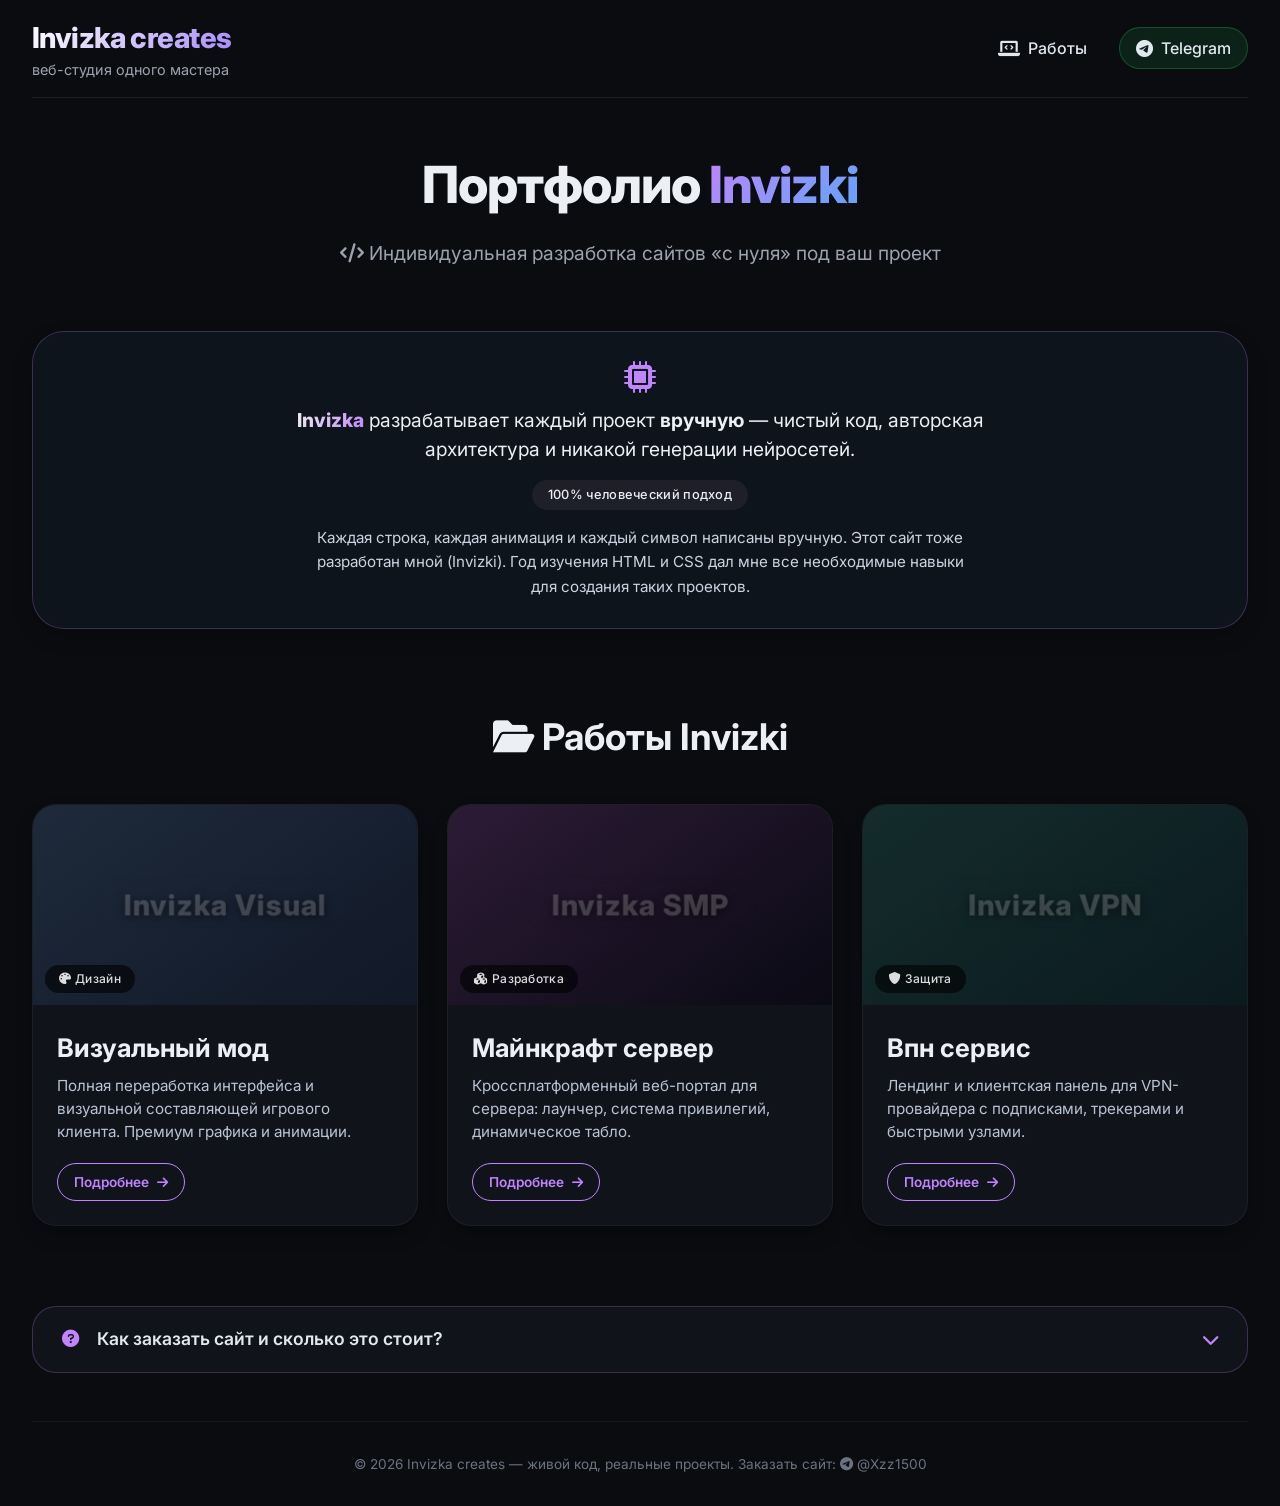
<file: index.html>
<!DOCTYPE html>
<html lang="ru">
<head>
    <meta charset="UTF-8">
    <meta name="viewport" content="width=device-width, initial-scale=1.0, user-scalable=yes">
    <title>Invizka Creates</title>
    <link href="https://fonts.googleapis.com/css2?family=Inter:wght@400;500;600;700;800&display=swap" rel="stylesheet">
    <link rel="stylesheet" href="https://cdnjs.cloudflare.com/ajax/libs/font-awesome/6.0.0-beta3/css/all.min.css">
    <link rel="stylesheet" href="css/common.css">
</head>
<body>

<div class="container">
    <div class="navbar">
        <div class="logo">
            <h1>Invizka creates</h1>
            <span>веб-студия одного мастера</span>
        </div>
        <div class="nav-links">
            <a href="#portfolio-works" class="works-nav-link"><i class="fas fa-laptop-code"></i> Работы</a>
            <a href="https://t.me/Xzz1500" target="_blank" class="telegram-link" rel="noopener noreferrer">
                <i class="fab fa-telegram-plane"></i> Telegram
            </a>
        </div>
    </div>

    <div class="hero">
        <h2>Портфолио <span class="gradient-text">Invizki</span></h2>
        <div class="hero-tagline">
            <i class="fas fa-code"></i> Индивидуальная разработка сайтов «с нуля» под ваш проект
        </div>
    </div>

    <div class="author-note">
        <div class="author-note-inner">
            <p class="main-quote">
                <i class="fas fa-microchip"></i>
                <span><span class="highlight">Invizka</span> разрабатывает каждый проект <strong>вручную</strong> — чистый код, авторская архитектура и никакой генерации нейросетей.</span>
            </p>
            <div class="badge-wrapper">
                <span class="small-badge">100% человеческий подход</span>
            </div>
            <p class="secondary-text">
                Каждая строка, каждая анимация и каждый символ написаны вручную. Этот сайт тоже разработан мной (Invizki). Год изучения HTML и CSS дал мне все необходимые навыки для создания таких проектов.
            </p>
        </div>
    </div>

    <div id="portfolio-works" class="works-section">
        <div class="section-title">
            <i class="fas fa-folder-open"></i> Работы Invizki
        </div>
        <div class="cards-grid">
            <div class="card" data-project="visual-mod">
                <div class="card-img" style="background: linear-gradient(145deg, #1e2a3b, #111827);">
                    <div class="image-overlay-title">Invizka Visual</div>
                    <span class="img-tag"><i class="fas fa-palette"></i> Дизайн</span>
                </div>
                <div class="card-content">
                    <h3>Визуальный мод</h3>
                    <p>Полная переработка интерфейса и визуальной составляющей игрового клиента. Премиум графика и анимации.</p>
                    <a href="project-visual-mod.html" class="card-btn" target="_blank">Подробнее <i class="fas fa-arrow-right"></i></a>
                </div>
            </div>
            <div class="card" data-project="minecraft-server">
                <div class="card-img" style="background: linear-gradient(145deg, #2d1b36, #0a0a14);">
                    <div class="image-overlay-title">Invizka SMP</div>
                    <span class="img-tag"><i class="fas fa-cubes"></i> Разработка</span>
                </div>
                <div class="card-content">
                    <h3>Майнкрафт сервер</h3>
                    <p>Кроссплатформенный веб-портал для сервера: лаунчер, система привилегий, динамическое табло.</p>
                    <a href="project-minecraft.html" class="card-btn" target="_blank">Подробнее <i class="fas fa-arrow-right"></i></a>
                </div>
            </div>
            <div class="card" data-project="vpn-service">
                <div class="card-img" style="background: linear-gradient(145deg, #142c2c, #0b1a1f);">
                    <div class="image-overlay-title">Invizka VPN</div>
                    <span class="img-tag"><i class="fas fa-shield-alt"></i> Защита</span>
                </div>
                <div class="card-content">
                    <h3>Впн сервис</h3>
                    <p>Лендинг и клиентская панель для VPN-провайдера с подписками, трекерами и быстрыми узлами.</p>
                    <a href="project-vpn.html" class="card-btn" target="_blank">Подробнее <i class="fas fa-arrow-right"></i></a>
                </div>
            </div>
        </div>
    </div>

    <div class="faq-section">
        <div class="faq-item">
            <div class="faq-question">
                <span><i class="fas fa-question-circle"></i> Как заказать сайт и сколько это стоит?</span>
                <i class="fas fa-chevron-down faq-arrow"></i>
            </div>
            <div class="faq-answer">
                <p>В примерах выше использована вымышленная информация — это лишь демонстрация моих навыков. При реальном заказе вы можете попросить любой дизайн и функционал, не похожий на эти примеры.</p>
                <p>Оплата принимается в <strong>Telegram Stars</strong>, <strong>долларах (USD)</strong>, <strong>белорусских рублях (BYN)</strong> и <strong>российских рублях (RUB)</strong>. Перед началом работы вносится предоплата <strong>20%</strong> от согласованной стоимости. Окончательная цена зависит от сложности и объёма задач.</p>
                <p>Для обсуждения деталей пишите в Telegram — всё обговорим в личной переписке.</p>
            </div>
        </div>
    </div>

    <footer>
        <p>© 2026 Invizka creates — живой код, реальные проекты. Заказать сайт: <i class="fab fa-telegram"></i> @Xzz1500</p>
    </footer>
</div>

<script src="js/main.js"></script>
</body>
</html>
</file>
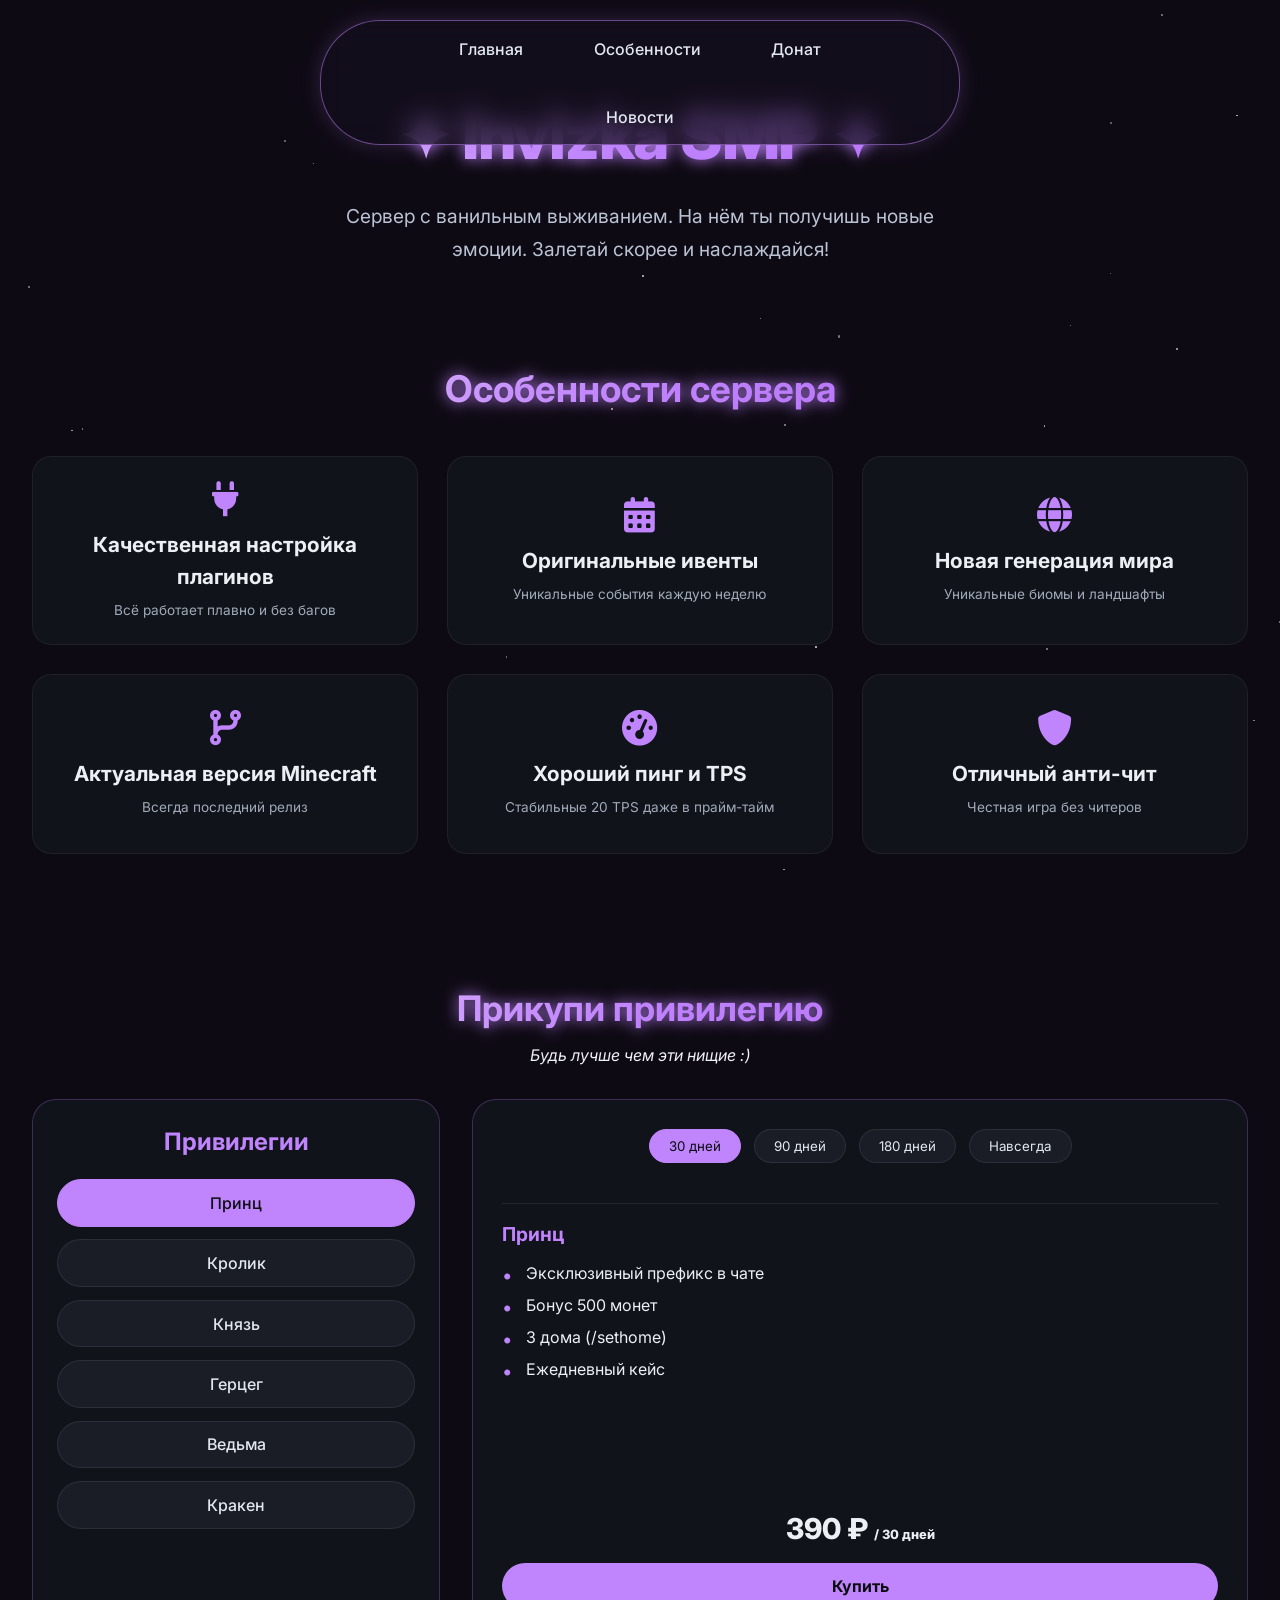
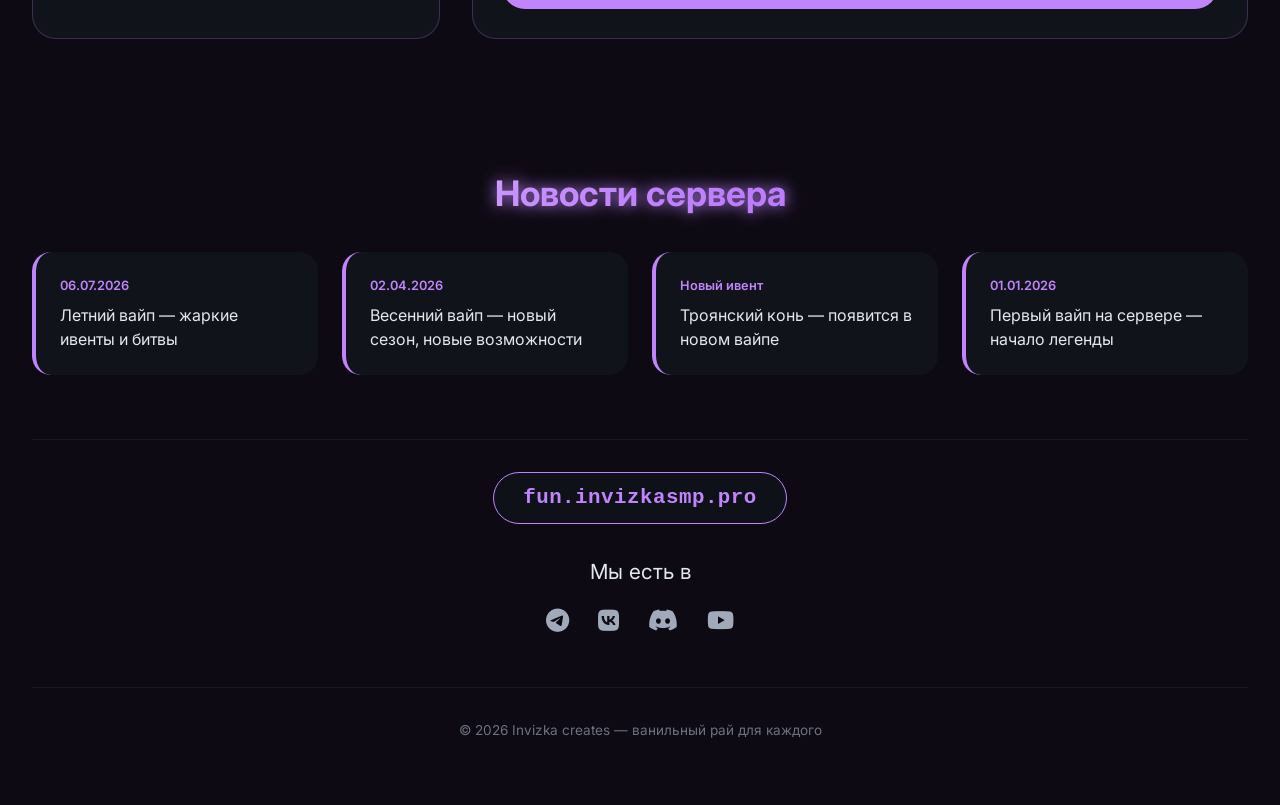
<file: project-minecraft.html>
<!DOCTYPE html>
<html lang="ru">
<head>
    <meta charset="UTF-8">
    <meta name="viewport" content="width=device-width, initial-scale=1.0, user-scalable=yes">
    <title>Invizka SMP</title>
    <link rel="preconnect" href="https://fonts.googleapis.com">
    <link rel="preconnect" href="https://fonts.gstatic.com" crossorigin>
    <link href="https://fonts.googleapis.com/css2?family=Inter:opsz,wght@14..32,400;500;600;700;800&display=swap" rel="stylesheet">
    <link rel="stylesheet" href="https://cdnjs.cloudflare.com/ajax/libs/font-awesome/6.0.0-beta3/css/all.min.css">
    <link rel="stylesheet" href="css/common.css">
</head>
<body class="smp-theme">
<div class="stars-container" id="starsContainer"></div>
<div class="content-wrapper">
    <div class="nav-bar">
        <div class="nav-container">
            <button class="nav-link" data-scroll="top">Главная</button>
            <button class="nav-link" data-scroll="features">Особенности</button>
            <button class="nav-link" data-scroll="donate">Донат</button>
            <button class="nav-link" data-scroll="news">Новости</button>
        </div>
    </div>

    <div class="container project-page">
        <div id="top" class="hero-section">
            <h1 class="server-title">✦ Invizka SMP ✦</h1>
            <p class="server-description">
                Сервер с ванильным выживанием. На нём ты получишь новые эмоции. Залетай скорее и наслаждайся!
            </p>
        </div>

        <div id="features" class="features-section">
            <h2 class="section-title">Особенности сервера</h2>
            <div class="features-grid">
                <div class="feature-card"><i class="fas fa-plug"></i><h3>Качественная настройка плагинов</h3><p>Всё работает плавно и без багов</p></div>
                <div class="feature-card"><i class="fas fa-calendar-alt"></i><h3>Оригинальные ивенты</h3><p>Уникальные события каждую неделю</p></div>
                <div class="feature-card"><i class="fas fa-globe"></i><h3>Новая генерация мира</h3><p>Уникальные биомы и ландшафты</p></div>
                <div class="feature-card"><i class="fas fa-code-branch"></i><h3>Актуальная версия Minecraft</h3><p>Всегда последний релиз</p></div>
                <div class="feature-card"><i class="fas fa-tachometer-alt"></i><h3>Хороший пинг и TPS</h3><p>Стабильные 20 TPS даже в прайм-тайм</p></div>
                <div class="feature-card"><i class="fas fa-shield-alt"></i><h3>Отличный анти-чит</h3><p>Честная игра без читеров</p></div>
            </div>
        </div>

        <div id="donate" class="donate-section">
            <div class="donate-header">
                <h2 class="donate-title">Прикупи привилегию</h2>
                <div class="donate-subtitle">Будь лучше чем эти нищие :)</div>
            </div>
            <div class="donate-container">
                <div class="privileges-list">
                    <h3>Привилегии</h3>
                    <div id="privilegesButtons"></div>
                </div>
                <div class="donate-details">
                    <div class="duration-selector">
                        <button class="duration-btn" data-days="30">30 дней</button>
                        <button class="duration-btn" data-days="90">90 дней</button>
                        <button class="duration-btn" data-days="180">180 дней</button>
                        <button class="duration-btn" data-days="forever">Навсегда</button>
                    </div>
                    <div id="privilegeFeatures" class="privilege-features">
                        <h4 id="privName">Принц</h4>
                        <ul id="featuresList">
                            <li>Эксклюзивный префикс в чате</li>
                            <li>Бонус 500 монет при покупке</li>
                            <li>3 дома (/sethome)</li>
                        </ul>
                    </div>
                    <div id="priceDisplay" class="price-tag">390 ₽</div>
                    <button id="buyButton" class="buy-btn" onclick="window.open('https://t.me/Xzz1500', '_blank')">Купить</button>
                </div>
            </div>
        </div>

        <div id="news" class="news-section">
            <h2 class="news-title">Новости сервера</h2>
            <div id="newsGrid" class="news-grid"></div>
        </div>

        <div class="social-section">
            <div class="ip-wrapper">
                <div class="ip-address" onclick="copyIP()">fun.invizkasmp.pro</div>
            </div>
            <div class="social-title">Мы есть в</div>
            <div class="social-icons">
                <a href="https://t.me/Xzz1500" target="_blank" class="social-icon"><i class="fab fa-telegram"></i></a>
                <a href="#" target="_blank" class="social-icon"><i class="fab fa-vk"></i></a>
                <a href="#" target="_blank" class="social-icon"><i class="fab fa-discord"></i></a>
                <a href="#" target="_blank" class="social-icon"><i class="fab fa-youtube"></i></a>
            </div>
        </div>
        <footer>© 2026 Invizka creates — ванильный рай для каждого</footer>
    </div>
</div>

<script src="js/main.js"></script>
</body>
</html>
</file>
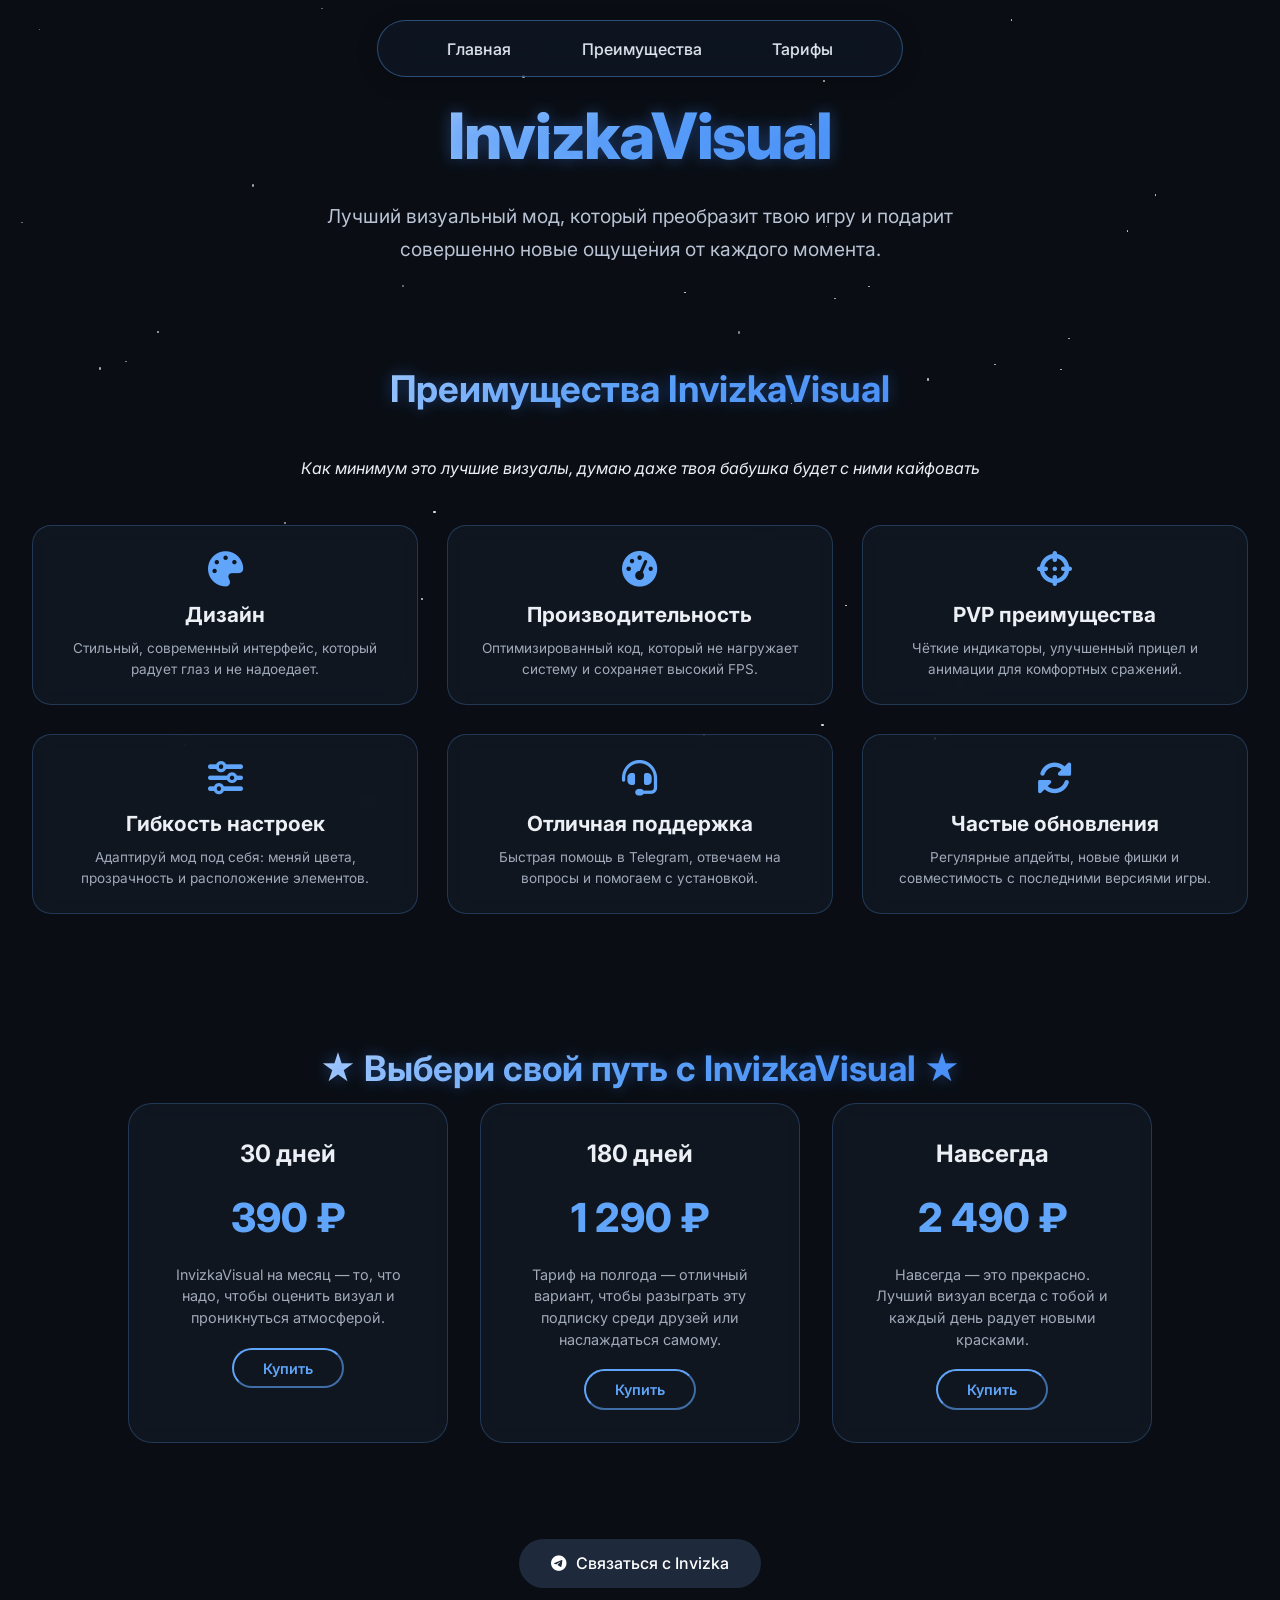
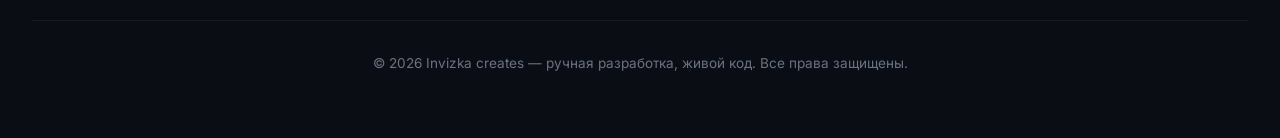
<file: project-visual-mod.html>
<!DOCTYPE html>
<html lang="ru">
<head>
    <meta charset="UTF-8">
    <meta name="viewport" content="width=device-width, initial-scale=1.0, user-scalable=yes">
    <title>Invizka Visual</title>
    <link href="https://fonts.googleapis.com/css2?family=Inter:wght@400;500;600;700;800&display=swap" rel="stylesheet">
    <link rel="stylesheet" href="https://cdnjs.cloudflare.com/ajax/libs/font-awesome/6.0.0-beta3/css/all.min.css">
    <link rel="stylesheet" href="css/common.css">
</head>
<body class="visual-theme">
<div class="visual-bg"></div>
<div class="stars-container" id="starsContainer"></div>
<div class="content-wrapper">
    <div class="nav-bar">
        <div class="nav-container">
            <button class="nav-link" data-scroll="top">Главная</button>
            <button class="nav-link" data-scroll="advantages">Преимущества</button>
            <button class="nav-link" data-scroll="pricing">Тарифы</button>
        </div>
    </div>

    <div class="container project-page">
        <div id="top" class="hero-section">
            <h1 class="hero-title">InvizkaVisual</h1>
            <p class="hero-subtitle">
                Лучший визуальный мод, который преобразит твою игру и подарит совершенно новые ощущения от каждого момента.
            </p>
        </div>

        <div id="advantages" class="advantages-section">
            <h2 class="section-title">Преимущества InvizkaVisual</h2>
            <div class="section-subtitle">
                Как минимум это лучшие визуалы, думаю даже твоя бабушка будет с ними кайфовать
            </div>
            <div class="cards-grid">
                <div class="advantage-card">
                    <i class="fas fa-palette"></i>
                    <h3>Дизайн</h3>
                    <p>Стильный, современный интерфейс, который радует глаз и не надоедает.</p>
                </div>
                <div class="advantage-card">
                    <i class="fas fa-tachometer-alt"></i>
                    <h3>Производительность</h3>
                    <p>Оптимизированный код, который не нагружает систему и сохраняет высокий FPS.</p>
                </div>
                <div class="advantage-card">
                    <i class="fas fa-crosshairs"></i>
                    <h3>PVP преимущества</h3>
                    <p>Чёткие индикаторы, улучшенный прицел и анимации для комфортных сражений.</p>
                </div>
                <div class="advantage-card">
                    <i class="fas fa-sliders-h"></i>
                    <h3>Гибкость настроек</h3>
                    <p>Адаптируй мод под себя: меняй цвета, прозрачность и расположение элементов.</p>
                </div>
                <div class="advantage-card">
                    <i class="fas fa-headset"></i>
                    <h3>Отличная поддержка</h3>
                    <p>Быстрая помощь в Telegram, отвечаем на вопросы и помогаем с установкой.</p>
                </div>
                <div class="advantage-card">
                    <i class="fas fa-sync-alt"></i>
                    <h3>Частые обновления</h3>
                    <p>Регулярные апдейты, новые фишки и совместимость с последними версиями игры.</p>
                </div>
            </div>
        </div>

        <div id="pricing" class="pricing-section">
            <h2 class="pricing-title">★ Выбери свой путь с InvizkaVisual ★</h2>
            <div class="pricing-cards">
                <div class="pricing-card">
                    <h3>30 дней</h3>
                    <div class="price">390 ₽</div>
                    <div class="price-desc">InvizkaVisual на месяц — то, что надо, чтобы оценить визуал и проникнуться атмосферой.</div>
                    <button class="price-btn" onclick="window.open('https://t.me/Xzz1500', '_blank')">Купить</button>
                </div>
                <div class="pricing-card">
                    <h3>180 дней</h3>
                    <div class="price">1 290 ₽</div>
                    <div class="price-desc">Тариф на полгода — отличный вариант, чтобы разыграть эту подписку среди друзей или наслаждаться самому.</div>
                    <button class="price-btn" onclick="window.open('https://t.me/Xzz1500', '_blank')">Купить</button>
                </div>
                <div class="pricing-card">
                    <h3>Навсегда</h3>
                    <div class="price">2 490 ₽</div>
                    <div class="price-desc">Навсегда — это прекрасно. Лучший визуал всегда с тобой и каждый день радует новыми красками.</div>
                    <button class="price-btn" onclick="window.open('https://t.me/Xzz1500', '_blank')">Купить</button>
                </div>
            </div>
        </div>

        <div class="telegram-fixed">
            <a href="https://t.me/Xzz1500" target="_blank" class="telegram-btn">
                <i class="fab fa-telegram"></i> Связаться с Invizka
            </a>
        </div>

        <footer>
            <p>© 2026 Invizka creates — ручная разработка, живой код. Все права защищены.</p>
        </footer>
    </div>
</div>

<script src="js/main.js"></script>
</body>
</html>
</file>
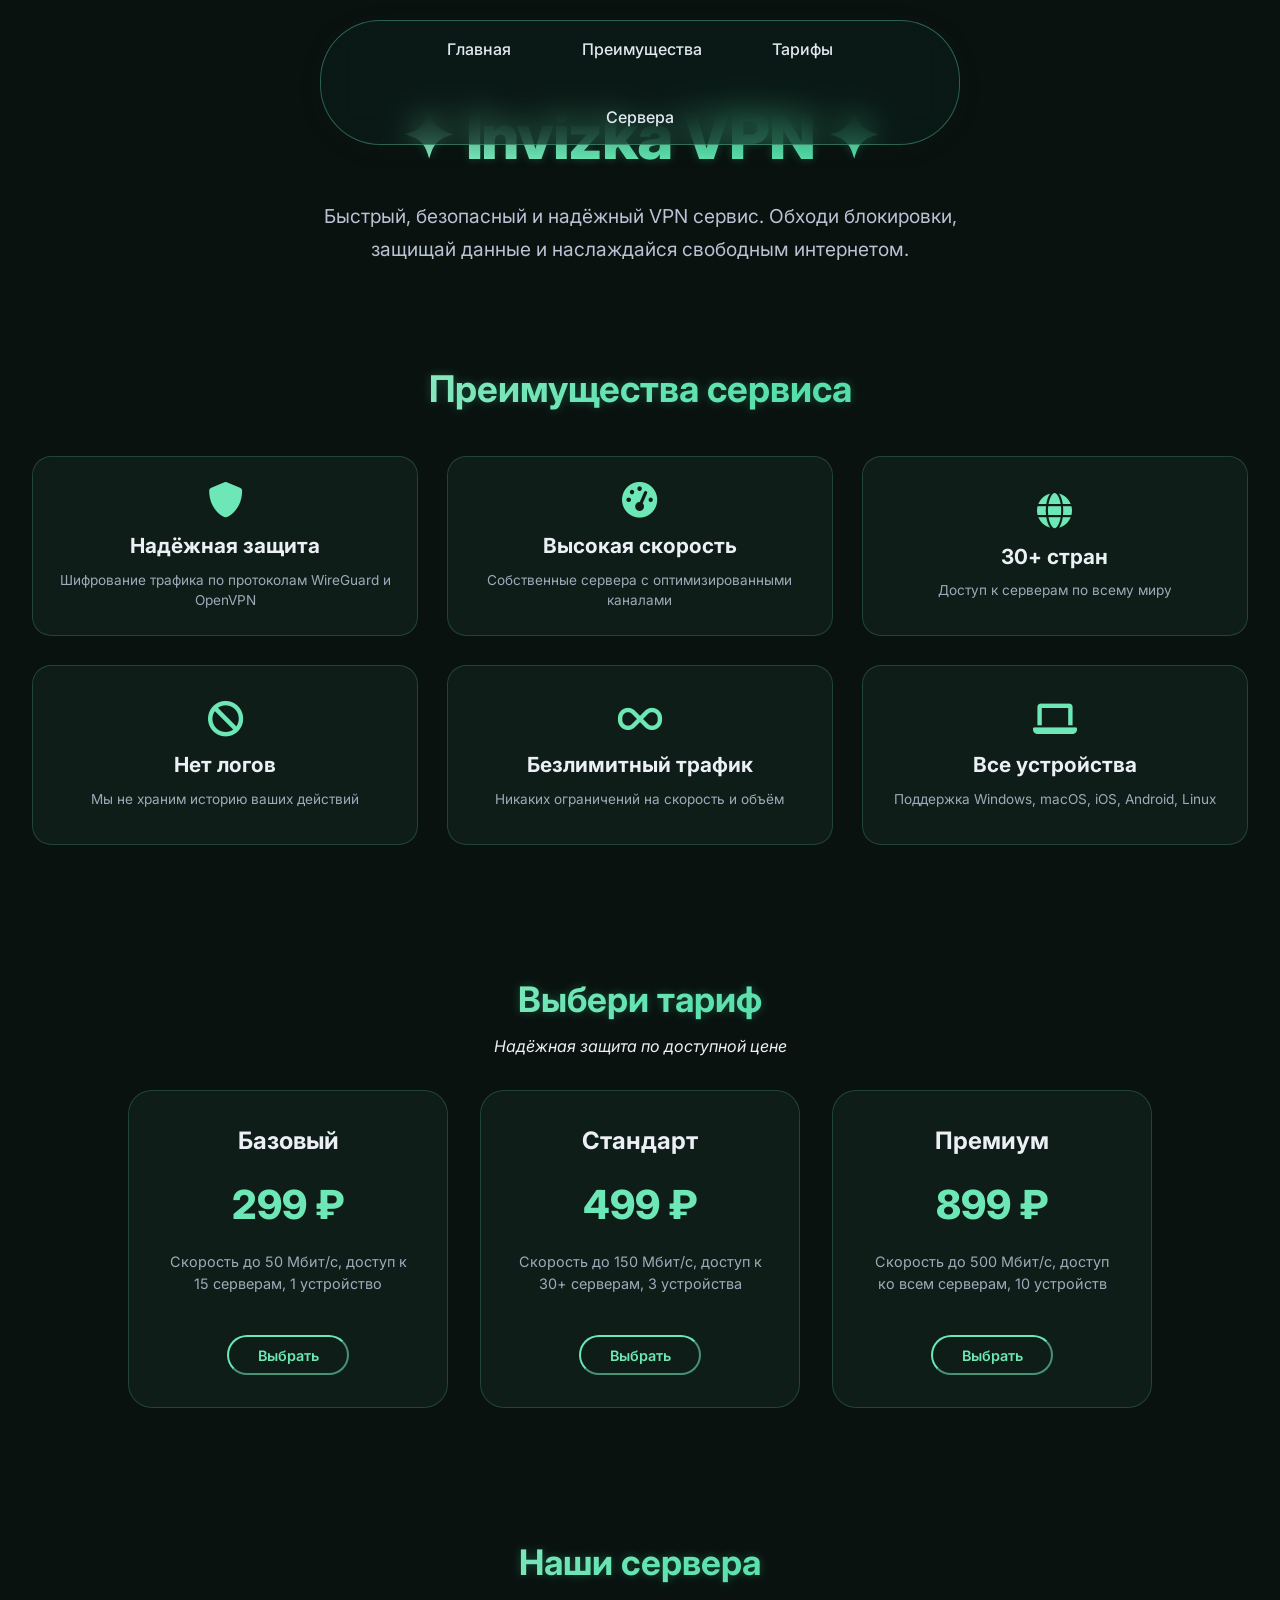
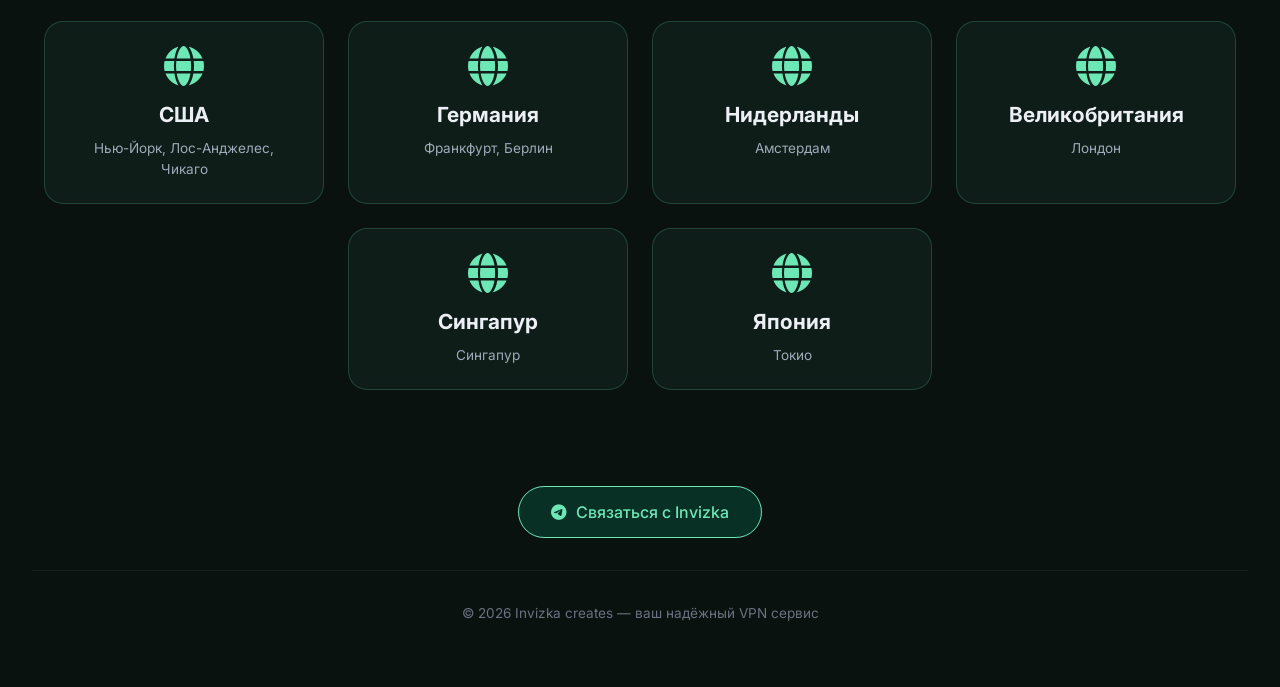
<file: project-vpn.html>
<!DOCTYPE html>
<html lang="ru">
<head>
    <meta charset="UTF-8">
    <meta name="viewport" content="width=device-width, initial-scale=1.0, user-scalable=yes">
    <title>Invizka VPN</title>
    <link rel="preconnect" href="https://fonts.googleapis.com">
    <link rel="preconnect" href="https://fonts.gstatic.com" crossorigin>
    <link href="https://fonts.googleapis.com/css2?family=Inter:opsz,wght@14..32,400;500;600;700;800&display=swap" rel="stylesheet">
    <link rel="stylesheet" href="https://cdnjs.cloudflare.com/ajax/libs/font-awesome/6.0.0-beta3/css/all.min.css">
    <link rel="stylesheet" href="css/common.css">
</head>
<body class="vpn-theme">
<div class="content-wrapper">
    <div class="nav-bar">
        <div class="nav-container">
            <button class="nav-link" data-scroll="top">Главная</button>
            <button class="nav-link" data-scroll="features">Преимущества</button>
            <button class="nav-link" data-scroll="pricing">Тарифы</button>
            <button class="nav-link" data-scroll="servers">Сервера</button>
        </div>
    </div>

    <div class="container project-page">
        <div id="top" class="hero-section">
            <h1 class="service-title">✦ Invizka VPN ✦</h1>
            <p class="service-description">
                Быстрый, безопасный и надёжный VPN сервис. Обходи блокировки, защищай данные и наслаждайся свободным интернетом.
            </p>
        </div>

        <div id="features" class="features-section">
            <h2 class="section-title">Преимущества сервиса</h2>
            <div class="features-grid">
                <div class="feature-card"><i class="fas fa-shield-alt"></i><h3>Надёжная защита</h3><p>Шифрование трафика по протоколам WireGuard и OpenVPN</p></div>
                <div class="feature-card"><i class="fas fa-tachometer-alt"></i><h3>Высокая скорость</h3><p>Собственные сервера с оптимизированными каналами</p></div>
                <div class="feature-card"><i class="fas fa-globe"></i><h3>30+ стран</h3><p>Доступ к серверам по всему миру</p></div>
                <div class="feature-card"><i class="fas fa-ban"></i><h3>Нет логов</h3><p>Мы не храним историю ваших действий</p></div>
                <div class="feature-card"><i class="fas fa-infinity"></i><h3>Безлимитный трафик</h3><p>Никаких ограничений на скорость и объём</p></div>
                <div class="feature-card"><i class="fas fa-laptop"></i><h3>Все устройства</h3><p>Поддержка Windows, macOS, iOS, Android, Linux</p></div>
            </div>
        </div>

        <div id="pricing" class="pricing-section">
            <div class="pricing-header">
                <h2 class="pricing-title">Выбери тариф</h2>
                <div class="pricing-subtitle">Надёжная защита по доступной цене</div>
            </div>
            <div class="pricing-cards">
                <div class="pricing-card">
                    <h3>Базовый</h3>
                    <div class="price">299 ₽</div>
                    <div class="price-desc">Скорость до 50 Мбит/с, доступ к 15 серверам, 1 устройство</div>
                    <button class="price-btn" onclick="window.open('https://t.me/Xzz1500', '_blank')">Выбрать</button>
                </div>
                <div class="pricing-card">
                    <h3>Стандарт</h3>
                    <div class="price">499 ₽</div>
                    <div class="price-desc">Скорость до 150 Мбит/с, доступ к 30+ серверам, 3 устройства</div>
                    <button class="price-btn" onclick="window.open('https://t.me/Xzz1500', '_blank')">Выбрать</button>
                </div>
                <div class="pricing-card">
                    <h3>Премиум</h3>
                    <div class="price">899 ₽</div>
                    <div class="price-desc">Скорость до 500 Мбит/с, доступ ко всем серверам, 10 устройств</div>
                    <button class="price-btn" onclick="window.open('https://t.me/Xzz1500', '_blank')">Выбрать</button>
                </div>
            </div>
        </div>

        <div id="servers" class="servers-section">
            <h2 class="servers-title">Наши сервера</h2>
            <div class="servers-grid">
                <div class="server-card"><i class="fas fa-globe"></i><h3>США</h3><p>Нью-Йорк, Лос-Анджелес, Чикаго</p></div>
                <div class="server-card"><i class="fas fa-globe"></i><h3>Германия</h3><p>Франкфурт, Берлин</p></div>
                <div class="server-card"><i class="fas fa-globe"></i><h3>Нидерланды</h3><p>Амстердам</p></div>
                <div class="server-card"><i class="fas fa-globe"></i><h3>Великобритания</h3><p>Лондон</p></div>
                <div class="server-card"><i class="fas fa-globe"></i><h3>Сингапур</h3><p>Сингапур</p></div>
                <div class="server-card"><i class="fas fa-globe"></i><h3>Япония</h3><p>Токио</p></div>
            </div>
        </div>

        <div class="telegram-fixed">
            <a href="https://t.me/Xzz1500" target="_blank" class="telegram-btn">
                <i class="fab fa-telegram"></i> Связаться с Invizka
            </a>
        </div>

        <footer>
            <p>© 2026 Invizka creates — ваш надёжный VPN сервис</p>
        </footer>
    </div>
</div>

<script src="js/main.js"></script>
</body>
</html>
</file>
<file: css/common.css>
/* ===== RESET & BASE ===== */
* {
    margin: 0;
    padding: 0;
    box-sizing: border-box;
}

body {
    font-family: 'Inter', -apple-system, BlinkMacSystemFont, 'Segoe UI', sans-serif;
    background-color: #0a0c10;
    color: #eceff4;
    line-height: 1.5;
    scroll-behavior: smooth;
    -webkit-font-smoothing: antialiased;
    overflow-x: hidden;
}

/* ===== CUSTOM SCROLLBAR ===== */
::-webkit-scrollbar {
    width: 8px;
    height: 8px;
}
::-webkit-scrollbar-track {
    background: #11131a;
    border-radius: 10px;
}
::-webkit-scrollbar-thumb {
    background: linear-gradient(135deg, #c084fc, #a855f7);
    border-radius: 10px;
    transition: all 0.2s ease;
}
::-webkit-scrollbar-thumb:hover {
    background: linear-gradient(135deg, #d094ff, #b86af7);
    box-shadow: 0 0 5px rgba(192, 132, 252, 0.5);
}
* {
    scrollbar-width: thin;
    scrollbar-color: #c084fc #11131a;
}

/* ===== TYPOGRAPHY & UTILS ===== */
.gradient-text {
    background: linear-gradient(135deg, #c084fc, #60a5fa);
    -webkit-background-clip: text;
    background-clip: text;
    color: transparent;
}
.container {
    max-width: 1280px;
    margin: 0 auto;
    padding: 0 2rem;
}

/* ===== STARS ===== */
.stars-container {
    position: fixed;
    top: 0;
    left: 0;
    width: 100%;
    height: 100%;
    pointer-events: none;
    z-index: 0;
    overflow: hidden;
}
.star {
    position: absolute;
    background: rgba(255, 255, 255, 0.7);
    border-radius: 50%;
    width: 2px;
    height: 2px;
    pointer-events: none;
}
.star.medium {
    width: 2.5px;
    height: 2.5px;
    background: rgba(255, 255, 255, 0.6);
}
.star.small {
    width: 1.5px;
    height: 1.5px;
    background: rgba(255, 255, 255, 0.5);
}
.content-wrapper {
    position: relative;
    z-index: 1;
}

/* ===== FIXED NAVBAR ===== */
.nav-bar {
    position: fixed;
    top: 20px;
    left: 50%;
    transform: translateX(-50%);
    width: auto;
    min-width: 280px;
    max-width: calc(100% - 40px);
    background: rgba(8, 10, 14, 0.85);
    backdrop-filter: blur(12px);
    border-radius: 60px;
    border: 1px solid rgba(192, 132, 252, 0.35);
    padding: 0.6rem 0;
    z-index: 1000;
    box-shadow: 0 4px 20px rgba(0,0,0,0.25);
}
.nav-container {
    display: flex;
    justify-content: center;
    gap: 2rem;
    flex-wrap: wrap;
    padding: 0 50px;
}
.nav-link {
    background: none;
    border: none;
    color: #e2e8f0;
    font-size: 1rem;
    font-weight: 500;
    cursor: pointer;
    padding: 0.5rem 1.2rem;
    transition: 0.2s ease;
    border-radius: 40px;
    font-family: inherit;
}
.nav-link:hover {
    color: #c084fc;
    background: rgba(192, 132, 252, 0.15);
}

/* ===== MAIN NAVBAR (главная) ===== */
.navbar {
    display: flex;
    flex-wrap: wrap;
    justify-content: space-between;
    align-items: center;
    padding: 1rem 0;
    border-bottom: 1px solid rgba(255, 255, 255, 0.08);
    gap: 1rem;
}
.logo h1 {
    font-size: 1.8rem;
    font-weight: 800;
    letter-spacing: -0.02em;
    background: linear-gradient(120deg, #ffffff, #a78bfa);
    -webkit-background-clip: text;
    background-clip: text;
    color: transparent;
}
.logo span {
    font-size: 0.9rem;
    font-weight: 400;
    color: #9ca3af;
    display: block;
    letter-spacing: 0;
}
.nav-links {
    display: flex;
    gap: 2rem;
    align-items: center;
}
.nav-links a {
    text-decoration: none;
    font-weight: 500;
    color: #e2e8f0;
    transition: 0.2s;
    display: inline-flex;
    align-items: center;
    gap: 0.5rem;
    font-size: 1rem;
}
.nav-links a i {
    font-size: 1.1rem;
}
.nav-links a:hover {
    color: #c084fc;
    transform: translateY(-1px);
}
.telegram-link {
    background: rgba(34,197,94,0.12);
    padding: 0.5rem 1rem;
    border-radius: 40px;
    border: 1px solid rgba(34,197,94,0.3);
    transition: 0.2s;
}
.telegram-link:hover {
    background: rgba(34,197,94,0.25);
    border-color: #22c55e;
    color: #22c55e !important;
}

/* ===== HERO (главная) ===== */
.hero {
    padding: 3rem 0 2rem 0;
    text-align: center;
}
.hero h2 {
    font-size: 3.2rem;
    font-weight: 800;
    margin-bottom: 1rem;
    letter-spacing: -0.02em;
}
.hero-tagline {
    font-size: 1.2rem;
    color: #9ca3af;
    max-width: 700px;
    margin: 0 auto;
}
.author-note {
    background: rgba(96, 165, 250, 0.05);
    backdrop-filter: blur(2px);
    border-radius: 2rem;
    padding: 1.8rem 2rem;
    margin: 2rem 0 3rem 0;
    text-align: center;
    border: 1px solid rgba(192, 132, 252, 0.25);
    box-shadow: 0 8px 20px rgba(0,0,0,0.2);
}
.author-note-inner {
    max-width: 800px;
    margin: 0 auto;
    text-align: center;
}
.main-quote {
    font-size: 1.2rem;
    font-weight: 400;
    display: flex;
    flex-wrap: wrap;
    align-items: center;
    justify-content: center;
    gap: 0.8rem;
    margin-bottom: 1rem;
}
.main-quote i {
    font-size: 2rem;
    color: #c084fc;
}
.highlight {
    font-weight: 800;
    background: linear-gradient(120deg, #f0f0f0, #c084fc);
    -webkit-background-clip: text;
    background-clip: text;
    color: transparent;
}
.badge-wrapper {
    margin: 1rem 0;
    display: flex;
    justify-content: center;
}
.small-badge {
    background: #1e1f29;
    padding: 0.35rem 1rem;
    border-radius: 40px;
    font-size: 0.8rem;
    font-weight: 500;
    letter-spacing: 0.3px;
    display: inline-block;
}
.secondary-text {
    font-size: 0.95rem;
    color: #cbd5e1;
    max-width: 650px;
    margin: 0 auto;
    line-height: 1.6;
}

/* ===== WORKS SECTION ===== */
.works-section {
    padding: 2rem 0 3rem 0;
    scroll-margin-top: 80px;
}
.section-title {
    font-size: 2.2rem;
    font-weight: 700;
    margin-bottom: 2.5rem;
}
.cards-grid {
    display: grid;
    grid-template-columns: repeat(auto-fit, minmax(300px, 1fr));
    gap: 2rem;
}
.card {
    background: #11131a;
    border-radius: 1.5rem;
    overflow: hidden;
    transition: all 0.3s ease;
    border: 1px solid rgba(255,255,255,0.05);
    cursor: pointer;
    box-shadow: 0 10px 20px -5px rgba(0,0,0,0.4);
}
.card:hover,
.card:active {
    transform: translateY(-8px);
    border-color: rgba(192,132,252,0.5);
    box-shadow: 0 20px 30px -12px rgba(0,0,0,0.6);
}
.card-img {
    height: 200px;
    background-size: cover;
    background-position: center;
    position: relative;
    display: flex;
    align-items: center;
    justify-content: center;
    flex-direction: column;
    overflow: hidden;
}
.card-img::after {
    content: '';
    position: absolute;
    top: 0;
    left: 0;
    width: 100%;
    height: 100%;
    background: radial-gradient(circle at var(--mouse-x, 50%) var(--mouse-y, 50%), rgba(220, 230, 255, 0.2), transparent 50%);
    opacity: 0;
    transition: opacity 0.2s ease;
    pointer-events: none;
    z-index: 3;
}
.card:hover .card-img::after {
    opacity: 1;
}
.image-overlay-title {
    position: absolute;
    top: 50%;
    left: 50%;
    transform: translate(-50%, -50%);
    font-size: 1.8rem;
    font-weight: 800;
    letter-spacing: 1px;
    color: rgba(255, 255, 255, 0.2);
    text-shadow: 0 2px 10px rgba(0,0,0,0.5);
    backdrop-filter: blur(4px);
    padding: 0.5rem 1.8rem;
    border-radius: 50px;
    white-space: nowrap;
    text-align: center;
    z-index: 2;
}
.img-tag {
    position: absolute;
    bottom: 12px;
    left: 12px;
    background: rgba(0,0,0,0.6);
    backdrop-filter: blur(4px);
    padding: 0.3rem 0.9rem;
    border-radius: 30px;
    font-size: 0.75rem;
    font-weight: 500;
    letter-spacing: 0.3px;
    color: #ddd;
    z-index: 2;
}
.card-content {
    padding: 1.5rem;
}
.card-content h3 {
    font-size: 1.6rem;
    font-weight: 700;
    margin-bottom: 0.5rem;
}
.card-content p {
    color: #b9c3d4;
    margin-bottom: 1.2rem;
    font-size: 0.95rem;
}
.card-btn {
    display: inline-flex;
    align-items: center;
    gap: 0.5rem;
    background: none;
    border: 1px solid #c084fc;
    color: #c084fc;
    padding: 0.5rem 1rem;
    border-radius: 40px;
    font-weight: 600;
    font-size: 0.85rem;
    transition: 0.2s;
    text-decoration: none;
    cursor: pointer;
}
.card-btn i {
    font-size: 0.8rem;
    transform: translateY(1px);
}
.card-btn:hover {
    background: #c084fc20;
    gap: 0.8rem;
}
.card-btn:hover i {
    transform: translateY(1px) translateX(2px);
}

/* ===== FAQ ===== */
.faq-section {
    margin: 2rem 0 3rem;
}
.faq-item {
    background: #11131a;
    border-radius: 1.5rem;
    border: 1px solid rgba(192, 132, 252, 0.25);
    overflow: hidden;
}
.faq-question {
    display: flex;
    justify-content: space-between;
    align-items: center;
    padding: 1.2rem 1.8rem;
    cursor: pointer;
    font-weight: 600;
    font-size: 1.1rem;
    color: #e2e8f0;
    transition: background 0.2s;
}
.faq-question:hover {
    background: rgba(192, 132, 252, 0.1);
}
.faq-question i:first-child {
    color: #c084fc;
    margin-right: 0.8rem;
}
.faq-arrow {
    color: #c084fc;
    transition: transform 0.3s ease;
}
.faq-item.active .faq-arrow {
    transform: rotate(180deg);
}
.faq-answer {
    max-height: 0;
    overflow: hidden;
    transition: max-height 0.4s ease;
    padding: 0 1.8rem;
    color: #b9c3d4;
    font-size: 0.95rem;
    line-height: 1.7;
}
.faq-item.active .faq-answer {
    max-height: 1200px;
    padding-bottom: 1.5rem;
}
.faq-answer p {
    margin-bottom: 1rem;
}
.faq-answer p:last-child {
    margin-bottom: 0;
}
.faq-answer strong {
    color: #c084fc;
}

/* ===== PROJECT PAGES COMMON ===== */
.project-page.container {
    padding: 3.5rem 2rem 2rem 2rem;
}
.hero-section {
    text-align: center;
    padding: 2rem 0 2rem 0;
}
#top {
    scroll-margin-top: 80px;
}
.hero-title, .service-title, .server-title {
    font-size: 4rem;
    font-weight: 800;
    margin-bottom: 1rem;
    letter-spacing: -0.02em;
}
.hero-subtitle, .service-description, .server-description {
    font-size: 1.2rem;
    color: #b9c3d4;
    max-width: 650px;
    margin: 0 auto;
    line-height: 1.7;
}

/* Features / Advantages */
.features-section, .advantages-section {
    padding: 4rem 0;
    scroll-margin-top: 100px;
}
.section-title {
    font-size: 2.3rem;
    font-weight: 700;
    text-align: center;
    margin-bottom: 2.5rem;
}
.section-subtitle {
    text-align: center;
    font-size: 1rem;
    margin-bottom: 2.8rem;
    font-style: italic;
}
.features-grid, .cards-grid {
    display: grid;
    grid-template-columns: repeat(auto-fit, minmax(300px, 1fr));
    gap: 1.8rem;
}
.feature-card, .advantage-card {
    background: #11131a;
    border-radius: 1.2rem;
    padding: 1.5rem;
    transition: transform 0.25s ease, border-color 0.25s ease;
    border: 1px solid rgba(255, 255, 255, 0.06);
    text-align: center;
    position: relative;
    overflow: hidden;
    min-height: 180px;
    display: flex;
    flex-direction: column;
    justify-content: center;
    cursor: pointer;
}
.feature-card::before, .advantage-card::before {
    content: '';
    position: absolute;
    bottom: 0;
    left: 0;
    width: 100%;
    height: 0%;
    background: linear-gradient(to top, rgba(192, 132, 252, 0.25), transparent);
    transition: height 0.35s ease;
    z-index: 0;
}
.feature-card:hover::before, .advantage-card:hover::before,
.feature-card:active::before, .advantage-card:active::before {
    height: 85%;
}
.feature-card:hover, .advantage-card:hover,
.feature-card:active, .advantage-card:active {
    transform: translateY(-6px);
}
.feature-card i, .advantage-card i {
    font-size: 2.2rem;
    margin-bottom: 0.8rem;
    position: relative;
    z-index: 1;
}
.feature-card h3, .advantage-card h3 {
    font-size: 1.3rem;
    margin-bottom: 0.5rem;
    position: relative;
    z-index: 1;
}
.feature-card p, .advantage-card p {
    color: #a0aab9;
    font-size: 0.85rem;
    position: relative;
    z-index: 1;
}

/* Pricing / Donate */
.pricing-section, .donate-section {
    padding: 4rem 0;
    scroll-margin-top: 100px;
}
.pricing-header, .donate-header {
    text-align: center;
    margin-bottom: 2rem;
}
.pricing-title, .donate-title {
    font-size: 2.2rem;
    font-weight: 700;
    margin-bottom: 0.5rem;
    text-align: center;
}
.pricing-subtitle, .donate-subtitle {
    font-size: 1rem;
    font-style: italic;
}
.pricing-cards, .donate-container {
    display: flex;
    flex-wrap: wrap;
    gap: 2rem;
    justify-content: center;
}
.pricing-card {
    background: #11131a;
    border-radius: 1.5rem;
    padding: 2rem;
    text-align: center;
    min-width: 260px;
    border: 1px solid rgba(255, 255, 255, 0.06);
    transition: transform 0.25s ease, border-color 0.25s ease;
    flex: 1;
    max-width: 320px;
}
.pricing-card:hover,
.pricing-card:active {
    transform: translateY(-5px);
}
.pricing-card h3 {
    font-size: 1.5rem;
    margin-bottom: 0.5rem;
}
.price {
    font-size: 2.5rem;
    font-weight: 800;
    margin: 1rem 0;
}
.price-desc {
    font-size: 0.9rem;
    color: #a0aab9;
    margin-bottom: 1.2rem;
    min-height: 65px;
    line-height: 1.5;
}
.price-btn {
    background: none;
    padding: 0.6rem 1.8rem;
    border-radius: 40px;
    font-weight: 600;
    cursor: pointer;
    transition: 0.2s;
    font-family: inherit;
    font-size: 0.9rem;
}
.price-btn:hover {
    transform: scale(1.02);
}

/* Donate specifics */
.privileges-list {
    flex: 1;
    min-width: 250px;
    background: #11131a;
    border-radius: 1.5rem;
    padding: 1.5rem;
    border: 1px solid rgba(192, 132, 252, 0.25);
}
.privileges-list h3 {
    font-size: 1.5rem;
    text-align: center;
    margin-bottom: 1.2rem;
}
.privilege-btn {
    width: 100%;
    padding: 0.8rem;
    margin-bottom: 0.8rem;
    background: #1a1d26;
    border: 1px solid rgba(255,255,255,0.08);
    border-radius: 50px;
    color: #e2e8f0;
    font-size: 1rem;
    font-weight: 500;
    cursor: pointer;
    transition: 0.2s;
    font-family: inherit;
}
.privilege-btn:hover, .privilege-btn.active {
    background: #c084fc;
    color: #0a0c10;
    border-color: #c084fc;
}
.donate-details {
    flex: 2;
    min-width: 320px;
    background: #11131a;
    border-radius: 1.5rem;
    padding: 1.8rem;
    border: 1px solid rgba(192, 132, 252, 0.25);
    min-height: 540px;
    display: flex;
    flex-direction: column;
}
.duration-selector {
    display: flex;
    gap: 0.8rem;
    flex-wrap: wrap;
    margin-bottom: 1.5rem;
    justify-content: center;
    flex-shrink: 0;
}
.duration-btn {
    padding: 0.5rem 1.2rem;
    background: #1a1d26;
    border: 1px solid rgba(255,255,255,0.08);
    border-radius: 40px;
    color: #e2e8f0;
    cursor: pointer;
    transition: 0.2s;
    font-family: inherit;
}
.duration-btn:hover, .duration-btn.active {
    background: #c084fc;
    color: #0a0c10;
    border-color: #c084fc;
}
.privilege-features {
    margin-top: 1rem;
    padding-top: 1rem;
    border-top: 1px solid rgba(255,255,255,0.08);
    flex: 1;
}
.privilege-features h4 {
    font-size: 1.2rem;
    margin-bottom: 0.8rem;
}
.privilege-features ul {
    list-style: none;
    padding-left: 0;
}
.privilege-features li {
    margin-bottom: 0.5rem;
    padding-left: 1.5rem;
    position: relative;
}
.privilege-features li::before {
    content: '•';
    position: absolute;
    left: 0;
    font-size: 1.2rem;
}
.price-tag {
    font-size: 1.8rem;
    font-weight: 800;
    margin: 1rem 0 0.8rem 0;
    text-align: center;
    flex-shrink: 0;
}
.buy-btn {
    display: block;
    width: 100%;
    padding: 0.8rem;
    background: #c084fc;
    border: none;
    border-radius: 50px;
    color: #0a0c10;
    font-weight: 700;
    font-size: 1rem;
    cursor: pointer;
    transition: 0.2s;
    font-family: inherit;
    flex-shrink: 0;
}
.buy-btn:hover {
    background: #a855f7;
    transform: scale(1.02);
}

/* News */
.news-section {
    padding: 4rem 0;
    scroll-margin-top: 100px;
}
.news-title {
    font-size: 2.2rem;
    font-weight: 700;
    text-align: center;
    margin-bottom: 2rem;
}
.news-grid {
    display: grid;
    grid-template-columns: repeat(auto-fit, minmax(280px, 1fr));
    gap: 1.5rem;
}
.news-card {
    background: #11131a;
    border-radius: 1.2rem;
    padding: 1.5rem;
    border-left: 4px solid;
    transition: 0.2s;
}
.news-card:hover,
.news-card:active {
    transform: translateX(5px);
    background: #151821;
}
.news-date {
    font-size: 0.8rem;
    font-weight: 600;
    margin-bottom: 0.5rem;
}
.news-text {
    font-size: 1rem;
    color: #e2e8f0;
}

/* Servers grid */
.servers-section {
    padding: 4rem 0;
    scroll-margin-top: 100px;
}
.servers-title {
    font-size: 2.2rem;
    font-weight: 700;
    text-align: center;
    margin-bottom: 2rem;
}
.servers-grid {
    display: flex;
    flex-wrap: wrap;
    justify-content: center;
    gap: 1.5rem;
}
.server-card {
    background: #11131a;
    border-radius: 1.2rem;
    padding: 1.5rem;
    text-align: center;
    border: 1px solid rgba(255,255,255,0.06);
    transition: 0.2s;
    flex: 0 1 280px;
}
.server-card:hover,
.server-card:active {
    transform: translateY(-5px);
    background: #151821;
}
.server-card i {
    font-size: 2.5rem;
    margin-bottom: 0.8rem;
}
.server-card h3 {
    font-size: 1.3rem;
    margin-bottom: 0.5rem;
}
.server-card p {
    color: #a0aab9;
    font-size: 0.85rem;
}

/* Social & IP */
.social-section {
    text-align: center;
    padding: 2rem 0 2rem;
    border-top: 1px solid rgba(255,255,255,0.05);
}
.ip-wrapper {
    margin-bottom: 2rem;
}
.ip-address {
    display: inline-block;
    font-size: 1.3rem;
    font-weight: 700;
    letter-spacing: 0.5px;
    background: rgba(17, 19, 26, 0.8);
    padding: 0.6rem 1.8rem;
    border-radius: 60px;
    border: 1px solid;
    cursor: pointer;
    transition: 0.2s;
    font-family: monospace;
}
.ip-address:hover {
    background: #1a1d26;
    transform: scale(1.02);
}
.social-title {
    font-size: 1.3rem;
    margin-bottom: 1rem;
    color: #e2e8f0;
}
.social-icons {
    display: flex;
    justify-content: center;
    gap: 1.8rem;
    flex-wrap: wrap;
    margin-bottom: 1rem;
}
.social-icon {
    color: #a0aab9;
    font-size: 1.5rem;
    transition: 0.2s;
}
.social-icon:hover {
    transform: translateY(-3px);
}

/* Telegram fixed button */
.telegram-fixed {
    text-align: center;
    margin: 2rem 0;
}
.telegram-btn {
    display: inline-flex;
    align-items: center;
    gap: 0.6rem;
    background: #1e293b;
    padding: 0.8rem 2rem;
    border-radius: 60px;
    color: white;
    text-decoration: none;
    transition: 0.2s;
    font-weight: 500;
}
.telegram-btn:hover {
    background: #2d3a4e;
    gap: 0.8rem;
    transform: translateY(-2px);
}

/* Footer */
footer {
    border-top: 1px solid rgba(255,255,255,0.05);
    padding: 2rem 0;
    text-align: center;
    font-size: 0.85rem;
    color: #6b7280;
}

/* ===== SMP THEME (фиолетовая) ===== */
.smp-theme {
    background: #0e0a14;
}
.smp-theme .hero-title, .smp-theme .server-title,
.smp-theme .section-title, .smp-theme .donate-title,
.smp-theme .news-title {
    background: linear-gradient(135deg, #ffffff, #c084fc, #a855f7);
    -webkit-background-clip: text;
    background-clip: text;
    color: transparent;
    text-shadow: 0 0 15px #c084fc;
}
.smp-theme .feature-card i, .smp-theme .advantage-card i,
.smp-theme .server-card i, .smp-theme .price,
.smp-theme .price-btn, .smp-theme .card-btn,
.smp-theme .nav-link:hover, .smp-theme .faq-question i:first-child,
.smp-theme .faq-arrow, .smp-theme .ip-address,
.smp-theme .social-icon:hover, .smp-theme .news-date,
.smp-theme .privilege-features h4, .smp-theme .privilege-features li::before,
.smp-theme .privileges-list h3, .smp-theme .pricing-title {
    color: #c084fc !important;
}
.smp-theme .price-btn, .smp-theme .card-btn {
    border-color: #c084fc;
}
.smp-theme .price-btn:hover, .smp-theme .card-btn:hover {
    background: rgba(192, 132, 252, 0.15);
}
.smp-theme .feature-card::before, .smp-theme .advantage-card::before {
    background: linear-gradient(to top, rgba(192, 132, 252, 0.3), transparent);
}
.smp-theme .feature-card:hover, .smp-theme .advantage-card:hover {
    border-color: rgba(192, 132, 252, 0.6);
}
.smp-theme .pricing-card:hover {
    border-color: #c084fc;
    box-shadow: 0 10px 25px rgba(192, 132, 252, 0.2);
}
.smp-theme .nav-bar {
    background: rgba(20, 15, 30, 0.7);
    border-color: rgba(192, 132, 252, 0.5);
    box-shadow: 0 0 20px rgba(192, 132, 252, 0.2);
}
.smp-theme .nav-link:hover {
    background: rgba(192, 132, 252, 0.15);
}
.smp-theme .news-card {
    border-left-color: #c084fc;
}
.smp-theme .ip-address {
    border-color: #c084fc;
}
.smp-theme ::-webkit-scrollbar-thumb {
    background: linear-gradient(135deg, #c084fc, #a855f7);
}
.smp-theme * {
    scrollbar-color: #c084fc #11131a;
}

/* ===== VPN THEME (мягкая зелёная) ===== */
.vpn-theme {
    background: #0a1210;
}
.vpn-theme .hero-title, .vpn-theme .service-title,
.vpn-theme .section-title, .vpn-theme .pricing-title,
.vpn-theme .servers-title {
    background: linear-gradient(135deg, #e0f2e0, #6ee7b7, #34d399);
    -webkit-background-clip: text;
    background-clip: text;
    color: transparent;
    text-shadow: 0 0 10px rgba(52, 211, 153, 0.3);
}
.vpn-theme .feature-card i, .vpn-theme .server-card i,
.vpn-theme .price, .vpn-theme .price-btn,
.vpn-theme .card-btn, .vpn-theme .nav-link:hover,
.vpn-theme .telegram-btn, .vpn-theme .faq-question i:first-child,
.vpn-theme .faq-arrow, .vpn-theme .ip-address,
.vpn-theme .social-icon:hover, .vpn-theme .news-date,
.vpn-theme .privilege-features h4, .vpn-theme .privilege-features li::before,
.vpn-theme .privileges-list h3 {
    color: #6ee7b7 !important;
}
.vpn-theme .price-btn, .vpn-theme .card-btn {
    border-color: #6ee7b7;
}
.vpn-theme .price-btn:hover, .vpn-theme .card-btn:hover {
    background: rgba(110, 231, 183, 0.1);
}
.vpn-theme .feature-card::before, .vpn-theme .advantage-card::before {
    background: linear-gradient(to top, rgba(52, 211, 153, 0.2), transparent);
}
.vpn-theme .feature-card:hover, .vpn-theme .advantage-card:hover {
    border-color: rgba(110, 231, 183, 0.5);
}
.vpn-theme .pricing-card:hover, .vpn-theme .server-card:hover {
    border-color: #6ee7b7;
    box-shadow: 0 8px 20px rgba(52, 211, 153, 0.1);
}
.vpn-theme .nav-bar {
    background: rgba(10, 30, 25, 0.6);
    backdrop-filter: blur(16px);
    border-color: rgba(110, 231, 183, 0.35);
    box-shadow: 0 4px 20px rgba(0, 30, 20, 0.2);
}
.vpn-theme .nav-link:hover {
    background: rgba(110, 231, 183, 0.1);
}
.vpn-theme .feature-card, .vpn-theme .pricing-card,
.vpn-theme .server-card, .vpn-theme .news-card {
    background: rgba(20, 40, 35, 0.5);
    backdrop-filter: blur(8px);
    border: 1px solid rgba(110, 231, 183, 0.2);
}
.vpn-theme .news-card {
    border-left-color: #6ee7b7;
}
.vpn-theme .ip-address {
    border-color: #6ee7b7;
}
.vpn-theme .telegram-btn {
    background: rgba(6, 78, 59, 0.5);
    border: 1px solid #6ee7b7;
}
.vpn-theme .telegram-btn:hover {
    background: rgba(6, 95, 70, 0.7);
}
.vpn-theme ::-webkit-scrollbar-thumb {
    background: linear-gradient(135deg, #34d399, #059669);
}
.vpn-theme * {
    scrollbar-color: #34d399 #0a1210;
}

/* ===== VISUAL THEME (синяя) ===== */
.visual-theme {
    background: #0a0e14;
}
.visual-bg {
    position: fixed;
    top: 0;
    left: 0;
    width: 100%;
    height: 100%;
    z-index: 0;
    background-image: url('https://p4.wallpaperbetter.com/wallpaper/539/985/258/minecraft-shaders-cave-hd-wallpaper-preview.jpg');
    background-size: cover;
    background-position: center;
    filter: blur(6px) brightness(0.25);
    pointer-events: none;
    mask-image: 
        radial-gradient(circle at 20% 30%, black 0%, transparent 50%),
        radial-gradient(circle at 80% 25%, black 0%, transparent 45%),
        radial-gradient(circle at 90% 70%, black 0%, transparent 55%),
        radial-gradient(circle at 10% 80%, black 0%, transparent 40%),
        radial-gradient(circle at 50% 50%, black 0%, transparent 60%),
        radial-gradient(circle at 30% 60%, black 0%, transparent 50%),
        radial-gradient(circle at 70% 85%, black 0%, transparent 45%);
    mask-composite: exclude;
    -webkit-mask-composite: destination-out;
}
.visual-theme .content-wrapper {
    position: relative;
    z-index: 1;
}
.visual-theme .hero-title,
.visual-theme .section-title,
.visual-theme .pricing-title {
    background: linear-gradient(135deg, #ffffff, #60a5fa, #3b82f6);
    -webkit-background-clip: text;
    background-clip: text;
    color: transparent;
    text-shadow: 0 0 15px rgba(59, 130, 246, 0.4);
}
.visual-theme .feature-card i, .visual-theme .advantage-card i,
.visual-theme .price, .visual-theme .price-btn,
.visual-theme .card-btn, .visual-theme .nav-link:hover,
.visual-theme .faq-question i:first-child, .visual-theme .faq-arrow {
    color: #60a5fa !important;
}
.visual-theme .price-btn, .visual-theme .card-btn {
    border-color: #60a5fa;
}
.visual-theme .price-btn:hover, .visual-theme .card-btn:hover {
    background: rgba(96, 165, 250, 0.15);
}
.visual-theme .feature-card::before, .visual-theme .advantage-card::before {
    background: linear-gradient(to top, rgba(59, 130, 246, 0.25), transparent);
}
.visual-theme .feature-card:hover, .visual-theme .advantage-card:hover {
    border-color: rgba(96, 165, 250, 0.6);
}
.visual-theme .pricing-card:hover {
    border-color: #60a5fa;
    box-shadow: 0 10px 25px rgba(59, 130, 246, 0.2);
}
.visual-theme .nav-bar {
    background: rgba(15, 25, 40, 0.6);
    backdrop-filter: blur(16px);
    border-color: rgba(96, 165, 250, 0.4);
}
.visual-theme .nav-link:hover {
    background: rgba(96, 165, 250, 0.15);
}
.visual-theme .feature-card, .visual-theme .advantage-card,
.visual-theme .pricing-card {
    background: rgba(20, 30, 45, 0.5);
    backdrop-filter: blur(8px);
    border: 1px solid rgba(96, 165, 250, 0.25);
}
.visual-theme ::-webkit-scrollbar-thumb {
    background: linear-gradient(135deg, #3b82f6, #2563eb);
}
.visual-theme * {
    scrollbar-color: #3b82f6 #0a0e14;
}

/* ===== MEDIA QUERIES ===== */
@media (max-width: 768px) {
    .container {
        padding: 0 1.2rem;
    }
    .project-page.container {
        padding: 3rem 1.2rem 1.5rem;
    }
    #top {
        scroll-margin-top: 60px;
    }
    .server-title, .hero-title, .service-title {
        font-size: 2.2rem;
    }
    .nav-bar {
        min-width: auto;
        max-width: calc(100% - 30px);
    }
    .nav-container {
        padding: 0 15px;
        gap: 0.6rem;
    }
    .nav-link {
        padding: 0.4rem 0.9rem;
        font-size: 0.85rem;
    }
    .donate-details {
        min-height: 500px;
    }
    .donate-container, .pricing-cards {
        flex-direction: column;
    }
    .features-grid, .cards-grid {
        grid-template-columns: 1fr;
    }
    .pricing-card {
        max-width: 100%;
        width: 100%;
    }
    .hero h2 {
        font-size: 2.2rem;
    }
    .section-title {
        font-size: 1.8rem;
    }
    .image-overlay-title {
        font-size: 1.2rem;
        padding: 0.3rem 0.8rem;
        white-space: nowrap;
    }
    .card-img {
        height: 160px;
    }
    .faq-question {
        padding: 1rem 1.5rem;
        font-size: 1rem;
    }
    .faq-answer {
        padding: 0 1.5rem;
        font-size: 0.9rem;
    }
}

@media (max-width: 550px) {
    .server-title, .hero-title, .service-title {
        font-size: 1.8rem;
    }
    .donate-details {
        min-height: 480px;
        padding: 1.2rem;
    }
    .navbar {
        flex-direction: column;
        align-items: flex-start;
    }
    .price {
        font-size: 2rem;
    }
    .nav-bar {
        max-width: calc(100% - 16px);
        padding: 0.3rem 0;
    }
    .nav-container {
        gap: 0.2rem;
        padding: 0 8px;
        flex-wrap: nowrap;
        justify-content: center;
        width: 100%;
    }
    .nav-link {
        padding: 0.25rem 0.5rem;
        font-size: 0.7rem;
        white-space: nowrap;
        flex-shrink: 1;
        min-width: 0;
        overflow: hidden;
        text-overflow: ellipsis;
    }
    .faq-item.active .faq-answer {
        max-height: 1500px;
    }
}

@media (max-width: 360px) {
    .nav-container {
        gap: 0.1rem;
        padding: 0 4px;
    }
    .nav-link {
        padding: 0.2rem 0.4rem;
        font-size: 0.65rem;
    }
}

@media (prefers-reduced-motion: reduce) {
    * {
        transition-duration: 0.01ms !important;
    }
}
</file>
